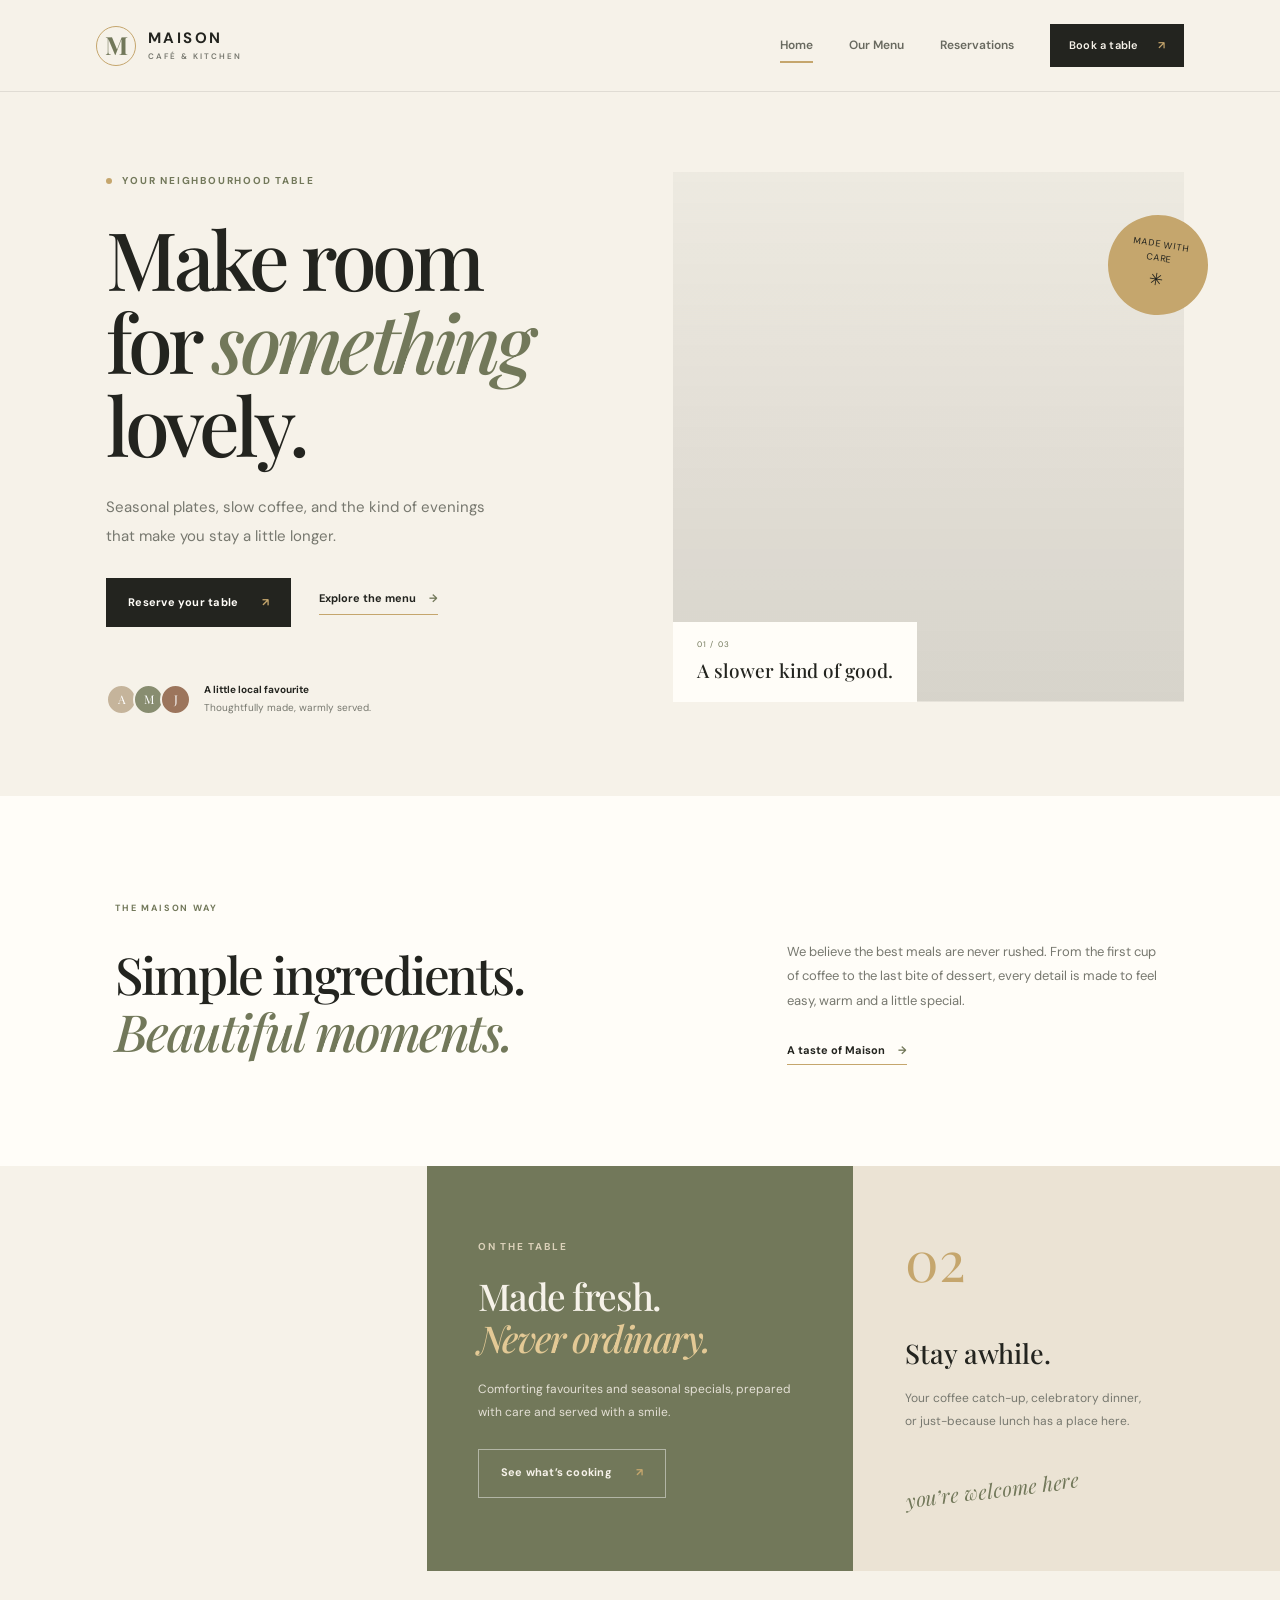
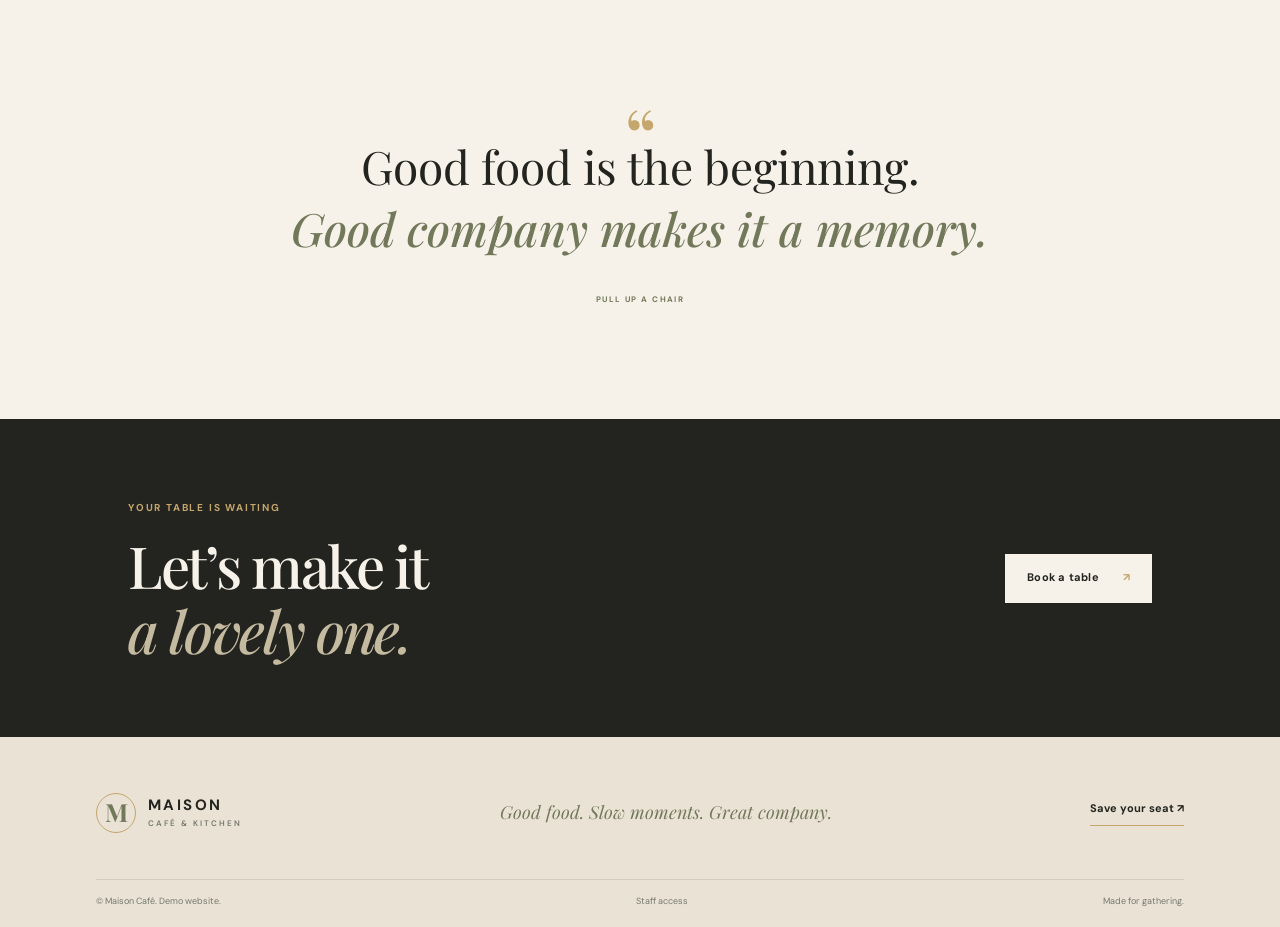
<file: index.html>
<!doctype html>
<html lang="en">
<head>
  <meta charset="utf-8">
  <meta name="viewport" content="width=device-width, initial-scale=1">
  <meta name="description" content="Maison Café — a relaxed neighbourhood café for thoughtfully made food, coffee and memorable gatherings.">
  <title>Home · Maison Café</title>
  <link rel="preconnect" href="https://fonts.googleapis.com">
  <link rel="preconnect" href="https://fonts.gstatic.com" crossorigin>
  <link href="https://fonts.googleapis.com/css2?family=DM+Sans:wght@400;500;600;700&family=Playfair+Display:wght@500;600;700&display=swap" rel="stylesheet">
  <link rel="stylesheet" href="/static/css/style.css">
  <script defer src="/static/js/main.js"></script>
</head>
<body class="">
  
  <header class="site-header">
    <a class="brand" href="/" aria-label="Maison Café home"><span class="brand-mark">M</span><span>MAISON <small>CAFÉ & KITCHEN</small></span></a>
    <button class="menu-toggle" type="button" aria-label="Toggle navigation" aria-expanded="false">☰</button>
    <nav class="main-nav" aria-label="Main navigation">
      <a class="active" href="/">Home</a>
      <a class="" href="/menu.html">Our Menu</a>
      <a class="" href="/reserve.html">Reservations</a>
      <a class="nav-cta" href="/reserve.html">Book a table <span>↗</span></a>
    </nav>
  </header>
  

  
    
  

  <main>
<section class="hero">
  <div class="hero-copy"><span class="eyebrow"><i></i> YOUR NEIGHBOURHOOD TABLE</span><h1>Make room<br>for <em>something</em><br>lovely.</h1><p>Seasonal plates, slow coffee, and the kind of evenings that make you stay a little longer.</p><div class="hero-actions"><a class="button button-dark" href="/reserve.html">Reserve your table <span>↗</span></a><a class="text-link" href="/menu.html">Explore the menu <span>→</span></a></div><div class="hero-note"><div class="avatars"><span>A</span><span>M</span><span>J</span></div><div><strong>A little local favourite</strong><small>Thoughtfully made, warmly served.</small></div></div></div>
  <div class="hero-art" role="img" aria-label="Warm café table with coffee and fresh food"><div class="hero-photo photo-one"></div><div class="photo-label"><span>01 / 03</span><strong>A slower kind of good.</strong></div><div class="round-stamp">MADE WITH<br>CARE <span>✳</span></div></div>
</section>
<section class="intro section-pad"><div class="section-kicker">THE MAISON WAY</div><div class="intro-grid"><h2>Simple ingredients.<br><em>Beautiful moments.</em></h2><div><p>We believe the best meals are never rushed. From the first cup of coffee to the last bite of dessert, every detail is made to feel easy, warm and a little special.</p><a class="text-link" href="/menu.html">A taste of Maison <span>→</span></a></div></div></section>
<section class="feature-strip"><div class="feature-card feature-photo"></div><div class="feature-card feature-copy"><span class="eyebrow">ON THE TABLE</span><h2>Made fresh.<br><em>Never ordinary.</em></h2><p>Comforting favourites and seasonal specials, prepared with care and served with a smile.</p><a class="button button-outline" href="/menu.html">See what’s cooking <span>↗</span></a></div><div class="feature-card feature-detail"><span class="feature-number">02</span><div><h3>Stay awhile.</h3><p>Your coffee catch-up, celebratory dinner, or just-because lunch has a place here.</p></div><span class="handwritten">you’re welcome here</span></div></section>
<section class="quote-section"><span class="quote-mark">“</span><p>Good food is the beginning.<br><em>Good company makes it a memory.</em></p><span class="eyebrow">PULL UP A CHAIR</span></section>
<section class="reserve-banner"><div><span class="eyebrow">YOUR TABLE IS WAITING</span><h2>Let’s make it<br><em>a lovely one.</em></h2></div><a class="button button-light" href="/reserve.html">Book a table <span>↗</span></a></section>
</main>

  
  <footer class="site-footer">
    <div class="footer-top"><a class="brand brand-footer" href="/"><span class="brand-mark">M</span><span>MAISON <small>CAFÉ & KITCHEN</small></span></a><p>Good food. Slow moments. Great company.</p><a class="footer-book" href="/reserve.html">Save your seat ↗</a></div>
    <div class="footer-bottom"><span>©  Maison Café. Demo website.</span><a href="#staff-login">Staff access</a><span>Made for gathering.</span></div>
  </footer>
  
</body>
</html>
</file>
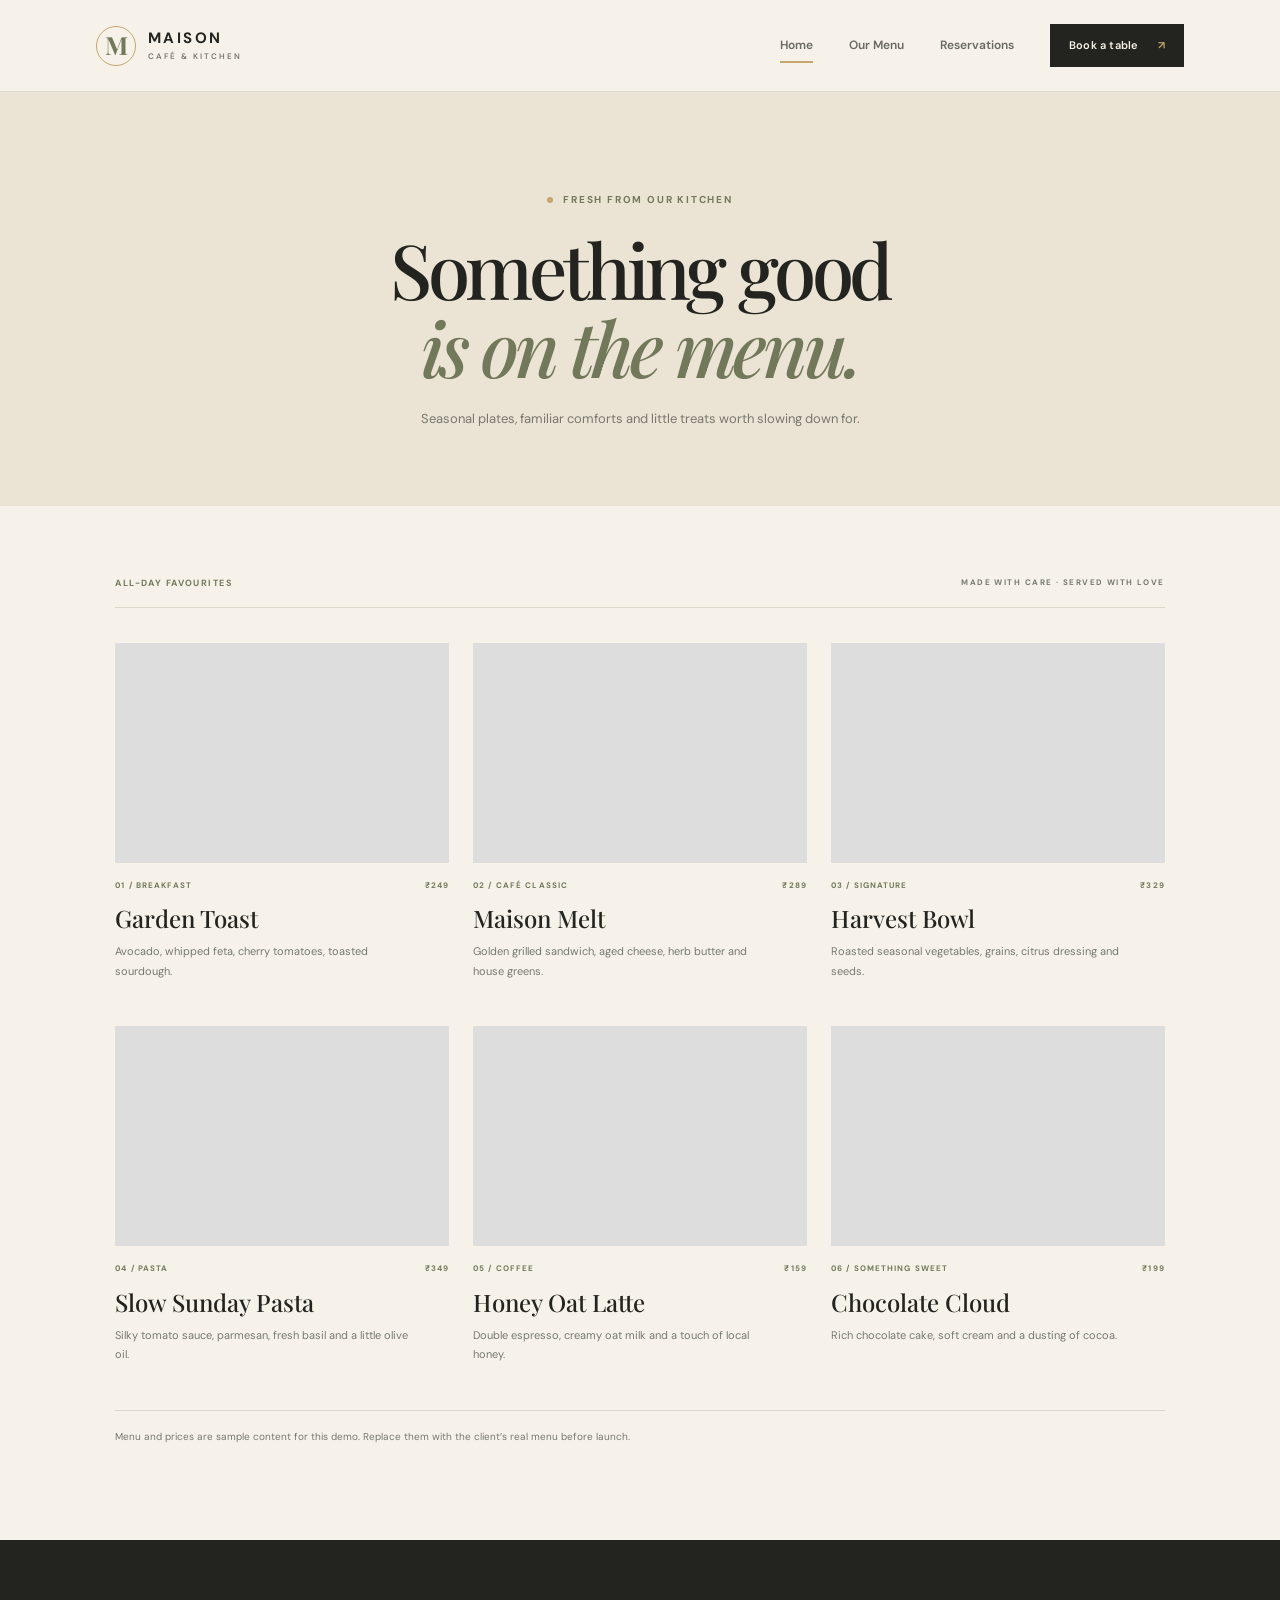
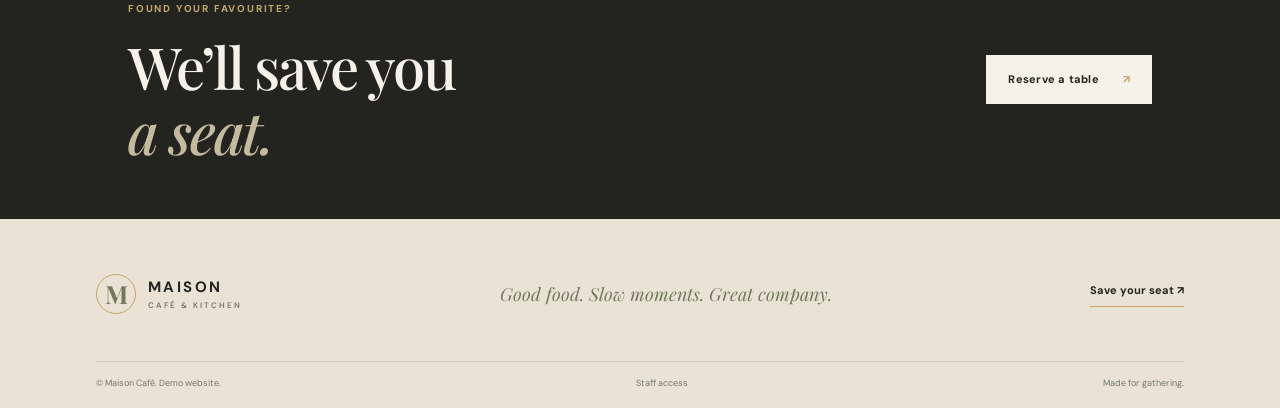
<file: menu.html>
<!doctype html>
<html lang="en">
<head>
  <meta charset="utf-8">
  <meta name="viewport" content="width=device-width, initial-scale=1">
  <meta name="description" content="Maison Café — a relaxed neighbourhood café for thoughtfully made food, coffee and memorable gatherings.">
  <title>Our Menu · Maison Café</title>
  <link rel="preconnect" href="https://fonts.googleapis.com">
  <link rel="preconnect" href="https://fonts.gstatic.com" crossorigin>
  <link href="https://fonts.googleapis.com/css2?family=DM+Sans:wght@400;500;600;700&family=Playfair+Display:wght@500;600;700&display=swap" rel="stylesheet">
  <link rel="stylesheet" href="/static/css/style.css">
  <script defer src="/static/js/main.js"></script>
</head>
<body class="">
  
  <header class="site-header">
    <a class="brand" href="/" aria-label="Maison Café home"><span class="brand-mark">M</span><span>MAISON <small>CAFÉ & KITCHEN</small></span></a>
    <button class="menu-toggle" type="button" aria-label="Toggle navigation" aria-expanded="false">☰</button>
    <nav class="main-nav" aria-label="Main navigation">
      <a class="active" href="/">Home</a>
      <a class="" href="/menu.html">Our Menu</a>
      <a class="" href="/reserve.html">Reservations</a>
      <a class="nav-cta" href="/reserve.html">Book a table <span>↗</span></a>
    </nav>
  </header>
  

  
    
  

  <main>
<section class="page-hero menu-hero"><span class="eyebrow"><i></i> FRESH FROM OUR KITCHEN</span><h1>Something good<br><em>is on the menu.</em></h1><p>Seasonal plates, familiar comforts and little treats worth slowing down for.</p></section>
<section class="menu-main section-pad"><div class="menu-tabs"><span>ALL-DAY FAVOURITES</span><span>MADE WITH CARE · SERVED WITH LOVE</span></div><div class="menu-grid">
  <article class="menu-item"><div class="dish-img dish-1"></div><div class="dish-meta"><span>01 / BREAKFAST</span><span>₹249</span></div><h3>Garden Toast</h3><p>Avocado, whipped feta, cherry tomatoes, toasted sourdough.</p></article>
  <article class="menu-item"><div class="dish-img dish-2"></div><div class="dish-meta"><span>02 / CAFÉ CLASSIC</span><span>₹289</span></div><h3>Maison Melt</h3><p>Golden grilled sandwich, aged cheese, herb butter and house greens.</p></article>
  <article class="menu-item"><div class="dish-img dish-3"></div><div class="dish-meta"><span>03 / SIGNATURE</span><span>₹329</span></div><h3>Harvest Bowl</h3><p>Roasted seasonal vegetables, grains, citrus dressing and seeds.</p></article>
  <article class="menu-item"><div class="dish-img dish-4"></div><div class="dish-meta"><span>04 / PASTA</span><span>₹349</span></div><h3>Slow Sunday Pasta</h3><p>Silky tomato sauce, parmesan, fresh basil and a little olive oil.</p></article>
  <article class="menu-item"><div class="dish-img dish-5"></div><div class="dish-meta"><span>05 / COFFEE</span><span>₹159</span></div><h3>Honey Oat Latte</h3><p>Double espresso, creamy oat milk and a touch of local honey.</p></article>
  <article class="menu-item"><div class="dish-img dish-6"></div><div class="dish-meta"><span>06 / SOMETHING SWEET</span><span>₹199</span></div><h3>Chocolate Cloud</h3><p>Rich chocolate cake, soft cream and a dusting of cocoa.</p></article>
</div><p class="menu-note">Menu and prices are sample content for this demo. Replace them with the client’s real menu before launch.</p></section>
<section class="reserve-banner compact-banner"><div><span class="eyebrow">FOUND YOUR FAVOURITE?</span><h2>We’ll save you<br><em>a seat.</em></h2></div><a class="button button-light" href="/reserve.html">Reserve a table <span>↗</span></a></section>
</main>

  
  <footer class="site-footer">
    <div class="footer-top"><a class="brand brand-footer" href="/"><span class="brand-mark">M</span><span>MAISON <small>CAFÉ & KITCHEN</small></span></a><p>Good food. Slow moments. Great company.</p><a class="footer-book" href="/reserve.html">Save your seat ↗</a></div>
    <div class="footer-bottom"><span>©  Maison Café. Demo website.</span><a href="#staff-login">Staff access</a><span>Made for gathering.</span></div>
  </footer>
  
</body>
</html>
</file>
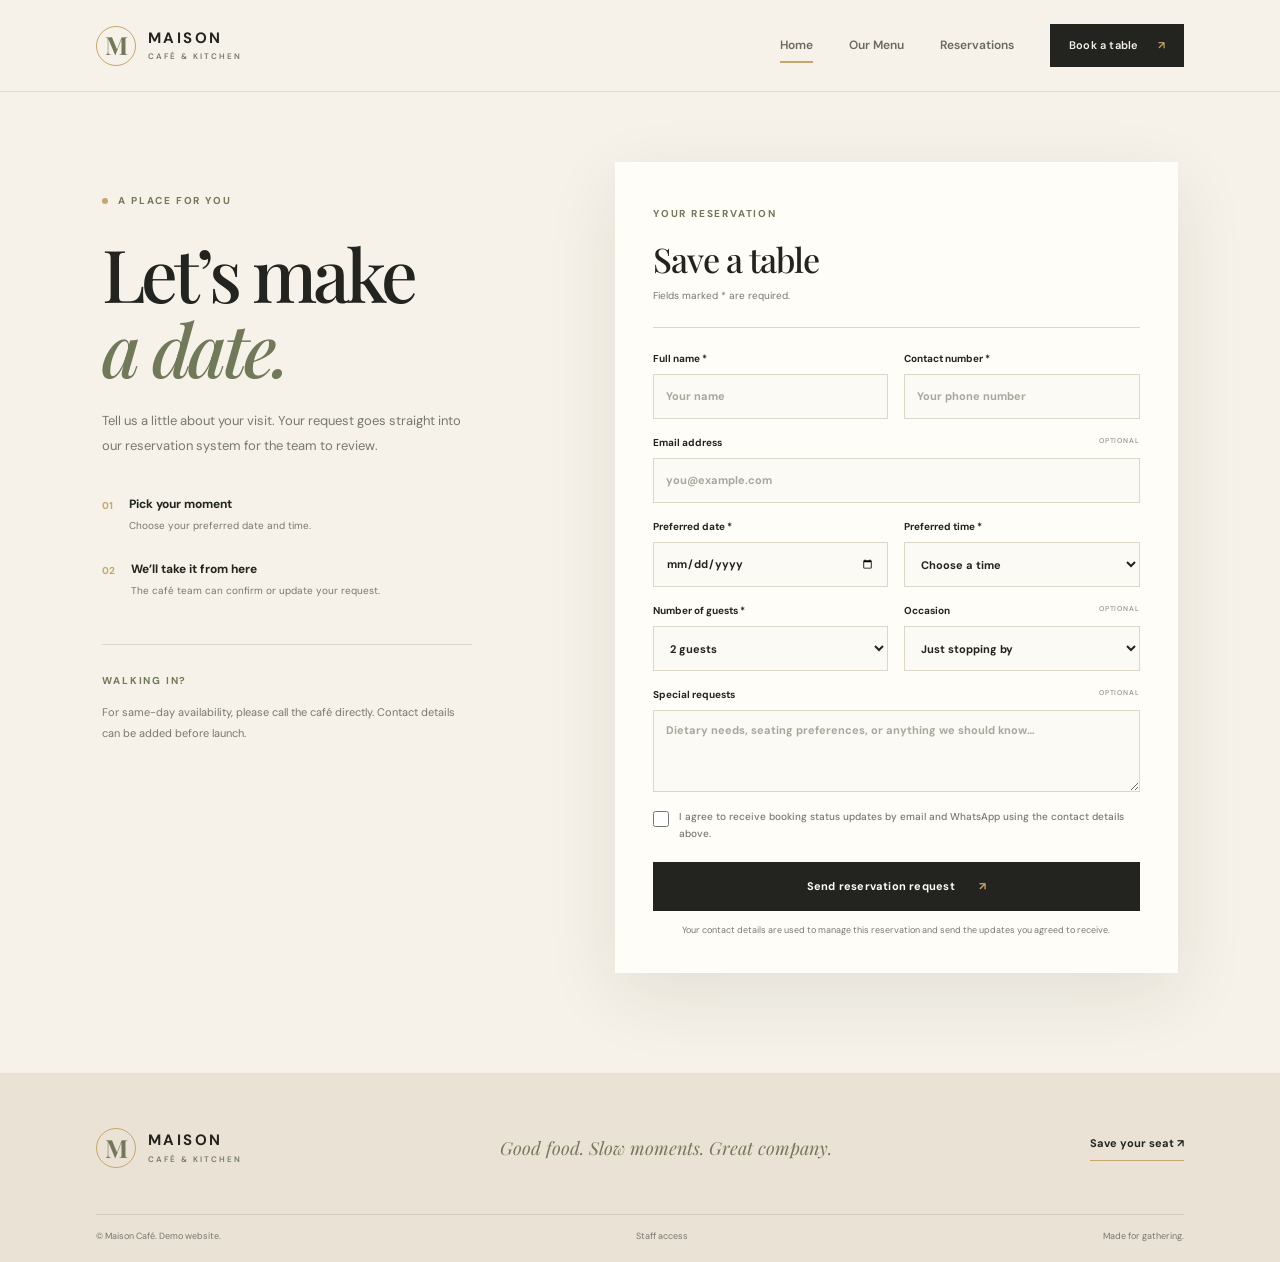
<file: reserve.html>
<!doctype html>
<html lang="en">
<head>
  <meta charset="utf-8">
  <meta name="viewport" content="width=device-width, initial-scale=1">
  <meta name="description" content="Maison Café — a relaxed neighbourhood café for thoughtfully made food, coffee and memorable gatherings.">
  <title>Reservations · Maison Café</title>
  <link rel="preconnect" href="https://fonts.googleapis.com">
  <link rel="preconnect" href="https://fonts.gstatic.com" crossorigin>
  <link href="https://fonts.googleapis.com/css2?family=DM+Sans:wght@400;500;600;700&family=Playfair+Display:wght@500;600;700&display=swap" rel="stylesheet">
  <link rel="stylesheet" href="/static/css/style.css">
  <script defer src="/static/js/main.js"></script>
</head>
<body class="">
  
  <header class="site-header">
    <a class="brand" href="/" aria-label="Maison Café home"><span class="brand-mark">M</span><span>MAISON <small>CAFÉ & KITCHEN</small></span></a>
    <button class="menu-toggle" type="button" aria-label="Toggle navigation" aria-expanded="false">☰</button>
    <nav class="main-nav" aria-label="Main navigation">
      <a class="active" href="/">Home</a>
      <a class="" href="/menu.html">Our Menu</a>
      <a class="" href="/reserve.html">Reservations</a>
      <a class="nav-cta" href="/reserve.html">Book a table <span>↗</span></a>
    </nav>
  </header>
  

  
    
  

  <main>
<section class="booking-layout"><div class="booking-copy"><span class="eyebrow"><i></i> A PLACE FOR YOU</span><h1>Let’s make<br><em>a date.</em></h1><p>Tell us a little about your visit. Your request goes straight into our reservation system for the team to review.</p><div class="booking-perk"><span>01</span><div><strong>Pick your moment</strong><small>Choose your preferred date and time.</small></div></div><div class="booking-perk"><span>02</span><div><strong>We’ll take it from here</strong><small>The café team can confirm or update your request.</small></div></div><div class="booking-contact"><span class="eyebrow">WALKING IN?</span><p>For same-day availability, please call the café directly. Contact details can be added before launch.</p></div></div>
  <form class="booking-form" method="post" action="/reserve.html">
    
    <div class="form-head"><span class="eyebrow">YOUR RESERVATION</span><h2>Save a table</h2><p>Fields marked * are required.</p></div>
    <div class="form-row"><label>Full name *<input required name="customer_name" maxlength="100" autocomplete="name" placeholder="Your name" value=""></label><label>Contact number *<input required name="phone" maxlength="30" autocomplete="tel" placeholder="Your phone number" value=""></label></div>
    <label>Email address <span class="optional">OPTIONAL</span><input type="email" name="email" maxlength="120" autocomplete="email" placeholder="you@example.com" value=""></label>
    <div class="form-row"><label>Preferred date *<input type="date" name="reservation_date" min="2026-10-27" required value=""></label><label>Preferred time *<select name="reservation_time" required><option value="">Choose a time</option><option value="08:00" >8:00 AM</option><option value="09:00" >9:00 AM</option><option value="10:00" >10:00 AM</option><option value="11:00" >11:00 AM</option><option value="12:00" >12:00 PM</option><option value="13:00" >1:00 PM</option><option value="14:00" >2:00 PM</option><option value="15:00" >3:00 PM</option><option value="16:00" >4:00 PM</option><option value="17:00" >5:00 PM</option><option value="18:00" >6:00 PM</option><option value="19:00" >7:00 PM</option><option value="20:00" >8:00 PM</option><option value="20:30" >8:30 PM</option><option value="21:00" >9:00 PM</option><option value="21:30" >9:30 PM</option></select></label></div>
    <div class="form-row"><label>Number of guests *<select name="guests" required><option value="1" >1 guest</option><option value="2" selected>2 guests</option><option value="3" >3 guests</option><option value="4" >4 guests</option><option value="5" >5 guests</option><option value="6" >6 guests</option><option value="7" >7 guests</option><option value="8" >8 guests</option><option value="9" >9 guests</option><option value="10" >10 guests</option><option value="11" >11 guests</option><option value="12" >12 guests</option><option value="13" >13 guests</option><option value="14" >14 guests</option><option value="15" >15 guests</option><option value="16" >16 guests</option><option value="17" >17 guests</option><option value="18" >18 guests</option><option value="19" >19 guests</option><option value="20" >20 guests</option></select></label><label>Occasion <span class="optional">OPTIONAL</span><select name="occasion"><option value="">Just stopping by</option><option >Birthday</option><option >Date night</option><option >Family gathering</option><option >Business meeting</option><option >Anniversary</option><option >Other celebration</option></select></label></div>
    <label>Special requests <span class="optional">OPTIONAL</span><textarea name="notes" rows="3" maxlength="1000" placeholder="Dietary needs, seating preferences, or anything we should know…"></textarea></label>
    <label class="consent-check"><input type="checkbox" name="notification_consent" value="yes" required ><span>I agree to receive booking status updates by email and WhatsApp using the contact details above.</span></label>
    <button class="button button-dark submit-button" type="submit">Send reservation request <span>↗</span></button><p class="privacy-note">Your contact details are used to manage this reservation and send the updates you agreed to receive.</p>
  <p id="booking-demo-message" role="status" hidden>Thanks! This is a demo reservation form. Connect a booking service before accepting real reservations.</p></form>
</section>
</main>

  
  <footer class="site-footer">
    <div class="footer-top"><a class="brand brand-footer" href="/"><span class="brand-mark">M</span><span>MAISON <small>CAFÉ & KITCHEN</small></span></a><p>Good food. Slow moments. Great company.</p><a class="footer-book" href="/reserve.html">Save your seat ↗</a></div>
    <div class="footer-bottom"><span>©  Maison Café. Demo website.</span><a href="#staff-login">Staff access</a><span>Made for gathering.</span></div>
  </footer>
  
</body>
</html>
</file>
<file: static/css/style.css>
:root{--ink:#23241f;--muted:#77786f;--paper:#f6f2e9;--cream:#ebe3d4;--olive:#72785a;--gold:#c5a66d;--line:#ddd7ca;--white:#fffdf8;--green:#55735e;--red:#a34d48;--shadow:0 22px 70px rgba(40,34,24,.09)}
*{box-sizing:border-box}html{scroll-behavior:smooth}body{margin:0;background:var(--paper);color:var(--ink);font-family:'DM Sans',sans-serif;font-size:15px;line-height:1.6}a{color:inherit;text-decoration:none}button,input,select,textarea{font:inherit}button,a,select{-webkit-tap-highlight-color:transparent}a:focus-visible,button:focus-visible,input:focus-visible,select:focus-visible,textarea:focus-visible{outline:2px solid var(--olive);outline-offset:3px}.site-header{height:92px;padding:0 7.5%;display:flex;align-items:center;justify-content:space-between;border-bottom:1px solid rgba(35,36,31,.1);position:relative;z-index:5;background:var(--paper)}.brand{display:flex;align-items:center;gap:12px;font-size:15px;font-weight:700;letter-spacing:.16em;line-height:1.15}.brand-mark{width:40px;height:40px;display:grid;place-items:center;border:1px solid var(--gold);border-radius:50%;font-family:'Playfair Display',serif;font-size:25px;letter-spacing:0;color:var(--olive)}.brand small{display:block;font-size:8px;font-weight:600;letter-spacing:.25em;margin-top:5px;color:var(--muted)}.main-nav{display:flex;align-items:center;gap:36px;font-size:12px;font-weight:600;color:#68695f}.main-nav>a:not(.nav-cta){padding:10px 0;position:relative}.main-nav>a.active:after,.main-nav>a:not(.nav-cta):hover:after{content:'';height:2px;background:var(--gold);position:absolute;bottom:2px;left:0;right:0}.nav-cta{padding:13px 19px;background:var(--ink);color:var(--paper);font-size:11px;letter-spacing:.02em}.nav-cta span,.button span{margin-left:16px;color:var(--gold)}.menu-toggle{display:none;border:0;background:transparent;font-size:24px;color:var(--ink)}.hero{display:grid;grid-template-columns:1fr 1fr;min-height:680px;padding:65px 7.5% 80px;gap:6%;align-items:center}.hero-copy{padding:10px 0 0 2%}.eyebrow{font-size:10px;letter-spacing:.18em;font-weight:700;color:var(--olive);display:inline-flex;align-items:center;gap:10px}.eyebrow i{height:6px;width:6px;border-radius:50%;background:var(--gold);display:inline-block}.hero h1,.page-hero h1,.booking-copy h1,.login-visual h1,.success-wrap h1{font-family:'Playfair Display',serif;font-size:clamp(53px,6.3vw,88px);line-height:1.03;letter-spacing:-.055em;font-weight:500;margin:25px 0}.hero h1 em,.intro h2 em,.feature-copy h2 em,.quote-section em,.reserve-banner h2 em,.page-hero h1 em,.booking-copy h1 em,.login-visual h1 em,.success-wrap h1 em{font-weight:500;color:var(--olive)}.hero-copy>p{font-size:15px;color:var(--muted);max-width:390px;line-height:1.9;margin:28px 0}.hero-actions{display:flex;align-items:center;gap:28px;flex-wrap:wrap}.button{border:0;min-height:49px;padding:0 22px;display:inline-flex;align-items:center;justify-content:center;gap:8px;font-size:11px;font-weight:700;letter-spacing:.02em;cursor:pointer;transition:transform .2s,background .2s}.button:hover{transform:translateY(-2px)}.button-dark{background:var(--ink);color:#fffdf8}.button-dark:hover{background:#414239}.button-light{background:var(--paper);color:var(--ink)}.button-outline{background:transparent;border:1px solid rgba(255,255,255,.45);color:var(--paper)}.button-outline span{color:var(--gold)}.text-link{font-size:11px;font-weight:700;color:var(--ink);border-bottom:1px solid var(--gold);padding-bottom:7px}.text-link span{padding-left:10px;color:var(--olive)}.hero-note{display:flex;align-items:center;gap:13px;margin-top:55px}.avatars{display:flex;padding-left:4px}.avatars span{margin-left:-4px;border:2px solid var(--paper);height:31px;width:31px;border-radius:50%;display:grid;place-items:center;background:#c5b49b;color:#fff;font-family:'Playfair Display',serif;font-size:12px}.avatars span:nth-child(2){background:#888d70}.avatars span:nth-child(3){background:#9c755c}.hero-note strong,.hero-note small{display:block}.hero-note strong{font-size:10px}.hero-note small{font-size:10px;color:var(--muted);margin-top:2px}.hero-art{position:relative;height:530px;min-width:0}.hero-photo{height:100%;width:100%;background-size:cover;background-position:center;position:relative}.photo-one{background-image:linear-gradient(180deg,rgba(26,25,18,.04),rgba(26,25,18,.14)),url('https://images.unsplash.com/photo-1445116572660-236099ec97a0?auto=format&fit=crop&w=1300&q=85');clip-path:polygon(0 0,100% 0,100% 100%,11% 100%,0 89%)}.photo-label{position:absolute;bottom:0;left:0;background:var(--white);padding:16px 24px;min-width:220px;display:flex;flex-direction:column;gap:4px}.photo-label span{font-size:8px;letter-spacing:.15em;color:var(--olive)}.photo-label strong{font-family:'Playfair Display',serif;font-weight:500;font-size:19px}.round-stamp{position:absolute;right:-24px;top:43px;width:100px;height:100px;background:var(--gold);border-radius:50%;display:flex;flex-direction:column;align-items:center;justify-content:center;text-align:center;line-height:1.55;font-size:9px;letter-spacing:.1em;transform:rotate(9deg)}.round-stamp span{font-size:17px}.section-pad{padding:105px 9%}.intro{background:var(--white)}.section-kicker{font-size:9px;letter-spacing:.2em;color:var(--olive);font-weight:700}.intro-grid{display:grid;grid-template-columns:1.2fr .8fr;gap:10%;align-items:end;margin-top:24px}.intro h2,.feature-copy h2,.reserve-banner h2{font-family:'Playfair Display',serif;font-size:clamp(36px,4vw,54px);line-height:1.12;letter-spacing:-.04em;font-weight:500;margin:0}.intro-grid p{color:var(--muted);line-height:1.9;margin:0 0 23px;font-size:13px}.feature-strip{display:grid;grid-template-columns:1fr 1fr 1fr;min-height:400px}.feature-card{padding:65px 12%;display:flex;flex-direction:column;justify-content:center}.feature-photo{background:url('https://images.unsplash.com/photo-1495474472287-4d71bcdd2085?auto=format&fit=crop&w=1000&q=85') center/cover;min-height:360px}.feature-copy{background:var(--olive);color:var(--paper)}.feature-copy .eyebrow{color:#dbd1b9}.feature-copy h2{font-size:37px;margin:20px 0}.feature-copy h2 em{color:#e3c995}.feature-copy p{font-size:12px;color:#e4e0d5;line-height:1.9;margin:0 0 25px}.feature-copy .button{align-self:flex-start}.feature-detail{position:relative;background:var(--cream);align-items:flex-start}.feature-number{font-family:'Playfair Display',serif;color:var(--gold);font-size:56px;line-height:1}.feature-detail h3{font-family:'Playfair Display',serif;font-size:27px;font-weight:500;margin:45px 0 7px}.feature-detail p{color:var(--muted);font-size:12px;line-height:1.9;max-width:240px}.handwritten{font-family:'Playfair Display',serif;font-style:italic;font-size:20px;color:var(--olive);margin-top:30px;transform:rotate(-7deg)}.quote-section{text-align:center;padding:100px 20px 110px}.quote-mark{font-family:'Playfair Display',serif;font-size:80px;color:var(--gold);display:block;height:47px}.quote-section p{font-family:'Playfair Display',serif;font-size:clamp(28px,4vw,46px);line-height:1.35;margin:17px 0 25px}.quote-section .eyebrow{font-size:8px}.reserve-banner{padding:75px 10%;background:var(--ink);color:var(--paper);display:flex;align-items:center;justify-content:space-between;gap:30px}.reserve-banner .eyebrow{color:var(--gold)}.reserve-banner h2{font-size:clamp(38px,4.6vw,58px);margin-top:15px}.reserve-banner h2 em{color:#c4ba9f}.compact-banner{padding-top:55px;padding-bottom:55px}.site-footer{background:#e9e2d5;padding:43px 7.5% 18px}.footer-top{display:flex;align-items:center;justify-content:space-between;gap:20px;padding-bottom:34px}.footer-top p{font-family:'Playfair Display',serif;font-style:italic;font-size:18px;color:var(--olive)}.footer-book{font-size:11px;font-weight:700;border-bottom:1px solid var(--gold);padding-bottom:7px}.footer-bottom{border-top:1px solid #d4ccbe;padding-top:14px;display:flex;justify-content:space-between;font-size:9px;color:var(--muted);gap:20px}.brand-footer .brand-mark{color:var(--olive)}.page-hero{text-align:center;padding:94px 20px 75px;background:var(--cream)}.page-hero h1{font-size:clamp(48px,6vw,76px);margin:20px 0}.page-hero p{font-size:13px;max-width:480px;margin:0 auto;color:var(--muted);line-height:1.9}.menu-hero{background:var(--cream)}.menu-main{padding-top:70px;padding-bottom:85px}.menu-tabs{display:flex;justify-content:space-between;gap:20px;border-bottom:1px solid var(--line);padding-bottom:16px;margin-bottom:35px;font-size:9px;font-weight:700;letter-spacing:.16em;color:var(--olive)}.menu-tabs span+span{color:var(--muted);font-size:8px}.menu-grid{display:grid;grid-template-columns:repeat(3,1fr);gap:45px 24px}.menu-item{min-width:0}.dish-img{height:220px;background-size:cover;background-position:center;background-color:#ddd}.dish-1{background-image:url('https://images.unsplash.com/photo-1525351484163-7529414344d8?auto=format&fit=crop&w=750&q=80')}.dish-2{background-image:url('https://images.unsplash.com/photo-1528735602780-2552fd46c7af?auto=format&fit=crop&w=750&q=80')}.dish-3{background-image:url('https://images.unsplash.com/photo-1512621776951-a57141f2eefd?auto=format&fit=crop&w=750&q=80')}.dish-4{background-image:url('https://images.unsplash.com/photo-1473093295043-cdd812d0e601?auto=format&fit=crop&w=750&q=80')}.dish-5{background-image:url('https://images.unsplash.com/photo-1461023058943-07fcbe16d735?auto=format&fit=crop&w=750&q=80')}.dish-6{background-image:url('https://images.unsplash.com/photo-1578985545062-69928b1d9587?auto=format&fit=crop&w=750&q=80')}.dish-meta{display:flex;justify-content:space-between;margin-top:16px;color:var(--olive);font-size:8px;letter-spacing:.14em;font-weight:700}.menu-item h3{font-family:'Playfair Display',serif;font-weight:500;font-size:24px;margin:8px 0 4px}.menu-item p{color:var(--muted);font-size:11px;line-height:1.8;margin:0;max-width:300px}.menu-note{font-size:10px;color:var(--muted);margin-top:45px;padding-top:18px;border-top:1px solid var(--line)}.booking-layout{padding:70px 8% 100px;display:grid;grid-template-columns:.85fr 1.15fr;gap:9%;align-items:start}.booking-copy{padding-top:25px}.booking-copy h1{font-size:clamp(52px,5.7vw,76px);margin:24px 0}.booking-copy>p{max-width:365px;color:var(--muted);line-height:1.9;font-size:13px;margin:0 0 36px}.booking-perk{display:flex;gap:16px;align-items:flex-start;margin:26px 0}.booking-perk>span{font-size:10px;color:var(--gold);font-weight:700;padding-top:3px}.booking-perk strong,.booking-perk small{display:block}.booking-perk strong{font-size:12px}.booking-perk small{font-size:10px;color:var(--muted);margin-top:4px}.booking-contact{border-top:1px solid var(--line);padding-top:22px;margin-top:45px;max-width:370px}.booking-contact p{font-size:11px;color:var(--muted);line-height:1.9}.booking-form{padding:38px 38px 34px;background:var(--white);box-shadow:var(--shadow)}.form-head{border-bottom:1px solid var(--line);padding-bottom:23px;margin-bottom:23px}.form-head h2,.login-box h2{font-family:'Playfair Display',serif;font-size:34px;font-weight:500;margin:8px 0 2px;letter-spacing:-.03em}.form-head p,.login-box>p{margin:0;font-size:10px;color:var(--muted)}.booking-form label,.login-box label,.staff-management label{display:block;font-size:10px;font-weight:700;color:var(--ink);margin-bottom:16px}.booking-form input,.booking-form select,.booking-form textarea,.login-box input,.staff-management input{display:block;width:100%;margin-top:7px;border:1px solid #ddd7ca;background:#fbfaf5;min-height:45px;padding:11px 12px;border-radius:0;font-size:11px;color:var(--ink);outline-offset:2px}.booking-form textarea{resize:vertical;min-height:82px}.booking-form input::placeholder,.booking-form textarea::placeholder,.login-box input::placeholder,.staff-management input::placeholder{color:#aaa69b}.form-row{display:grid;grid-template-columns:1fr 1fr;gap:16px}.optional{float:right;font-size:7px;letter-spacing:.12em;font-weight:500;color:#929085}.submit-button{width:100%;margin-top:2px}.privacy-note{font-size:9px;color:var(--muted);line-height:1.7;text-align:center;margin:12px 0 0}.success-wrap{max-width:670px;margin:90px auto 110px;text-align:center;padding:0 22px}.success-symbol{margin:0 auto 23px;width:48px;height:48px;border-radius:50%;display:grid;place-items:center;background:#dfe7d9;color:var(--green);font-size:22px}.success-wrap h1{font-size:clamp(48px,6vw,68px);margin:18px 0}.success-wrap>p{color:var(--muted);max-width:460px;margin:0 auto 29px;font-size:13px;line-height:1.9}.success-summary{text-align:left;background:var(--white);padding:25px;margin:30px auto;max-width:570px;border:1px solid var(--line)}.success-summary>span{font-size:8px;letter-spacing:.15em;color:var(--olive);font-weight:700}.success-summary h3{font-family:'Playfair Display',serif;font-size:23px;font-weight:500;margin:6px 0 20px}.summary-grid{display:grid;grid-template-columns:repeat(4,1fr);gap:15px}.summary-grid small,.summary-grid strong{display:block}.summary-grid small{font-size:8px;letter-spacing:.12em;color:var(--muted)}.summary-grid strong{font-size:11px;margin-top:5px}.status-pill{display:inline-flex;align-items:center;border-radius:2px;padding:5px 8px;font-size:9px;font-weight:700;white-space:nowrap}.status-pending{background:#f5ead2;color:#8a6427}.reference-note{font-size:9px;color:var(--muted);margin:21px 0 0}.flash-wrap{position:fixed;z-index:20;top:15px;left:50%;transform:translateX(-50%);width:min(92%,580px);display:grid;gap:7px}.flash{padding:12px 16px;background:var(--white);box-shadow:0 10px 35px #00000012;border-left:3px solid var(--olive);font-size:12px;transition:opacity .3s}.flash-error{border-color:var(--red)}.flash-success{border-color:var(--green)}.flash-fade{opacity:0}.login-layout{display:grid;grid-template-columns:1fr 1fr;min-height:calc(100vh - 0px);background:var(--white)}.login-visual{position:relative;min-height:650px;background:var(--ink);color:var(--paper);display:flex;align-items:center;overflow:hidden;padding:12%}.login-visual:before{content:'';position:absolute;inset:0;background:linear-gradient(135deg,rgba(35,36,31,.88),rgba(35,36,31,.66)),url('https://images.unsplash.com/photo-1445116572660-236099ec97a0?auto=format&fit=crop&w=1200&q=80') center/cover;opacity:.82}.login-visual-copy{position:relative;z-index:1}.login-visual .eyebrow{color:var(--gold)}.login-visual h1{font-size:clamp(48px,5vw,72px);margin:22px 0}.login-visual h1 em{color:#d5be91}.login-visual-copy p{font-size:12px;max-width:300px;color:#d3d0c4;line-height:1.9}.login-decoration{position:absolute;right:-42px;bottom:-95px;font-family:'Playfair Display',serif;font-size:330px;color:#ffffff08;line-height:1}.login-panel{padding:35px 12%;display:flex;flex-direction:column}.back-link{align-self:flex-start;font-size:10px;color:var(--muted)}.login-box{margin:auto 0;max-width:400px;width:100%}.login-box>.eyebrow{margin-bottom:12px}.login-box>p{margin-bottom:28px}.login-box label{margin-bottom:18px}.login-hint{border-top:1px solid var(--line);margin-top:35px;padding-top:18px}.login-hint span{font-size:8px;letter-spacing:.14em;color:var(--olive);font-weight:700}.login-hint p{font-size:10px;color:var(--muted);margin:5px 0 0}.dashboard-shell{min-height:100vh;background:#f5f5f2;display:grid;grid-template-columns:235px minmax(0,1fr)}.dashboard-sidebar{background:var(--ink);color:var(--paper);padding:27px 20px 16px;display:flex;flex-direction:column;min-height:100vh}.dashboard-brand{font-size:12px;letter-spacing:.13em;gap:9px;margin-bottom:55px}.dashboard-brand .brand-mark{width:35px;height:35px;color:var(--gold);font-size:22px}.dashboard-brand small{font-size:7px;color:#aaa99d;letter-spacing:.18em}.sidebar-label{color:#999b8d;font-size:8px;letter-spacing:.16em;font-weight:700;margin:0 0 15px 12px}.sidebar-link{display:flex;gap:13px;align-items:center;padding:12px;border-radius:3px;color:#c6c5b9;font-size:11px;margin-bottom:5px}.sidebar-link span{font-size:15px}.sidebar-link.active,.sidebar-link:hover{background:#3a3b32;color:#f3d6a1}.sidebar-bottom{margin-top:auto;border-top:1px solid #4b4c42;padding-top:19px;display:flex;align-items:center;gap:10px}.user-avatar{width:32px;height:32px;display:grid;place-items:center;background:#d4c39c;color:var(--ink);border-radius:50%;font-family:'Playfair Display',serif}.user-copy{min-width:0;flex:1}.user-copy strong,.user-copy small{display:block;overflow:hidden;text-overflow:ellipsis}.user-copy strong{font-size:10px}.user-copy small{font-size:9px;color:#adae9e;margin-top:2px}.icon-button{border:0;color:#ddd5c1;background:transparent;font-size:19px;cursor:pointer}.dashboard-main{min-width:0;padding:35px 38px 20px}.dashboard-topbar{display:flex;justify-content:space-between;align-items:center;gap:25px;margin-bottom:28px}.dashboard-topbar .eyebrow{font-size:8px}.dashboard-topbar h1{font-family:'Playfair Display',serif;font-size:34px;font-weight:500;margin:4px 0}.dashboard-topbar p{font-size:11px;color:var(--muted);margin:0}.live-dot{width:7px;height:7px;border-radius:50%;background:#6e976d;display:inline-block;vertical-align:middle;margin-left:5px}.dashboard-topbar .button{min-height:42px;font-size:10px}.dashboard-topbar .button span{margin:0;font-size:17px}.stats-grid{display:grid;grid-template-columns:repeat(4,minmax(0,1fr));gap:14px;margin-bottom:24px}.stat-card{background:#fff;padding:18px 18px 15px;border:1px solid #e5e5df;position:relative;min-height:123px}.stat-card>span{font-size:8px;font-weight:700;letter-spacing:.12em;color:var(--muted)}.stat-card>strong{display:block;font-size:34px;font-weight:500;line-height:1.3;margin-top:5px}.stat-card>small{display:block;color:#8c8d83;font-size:9px;margin-top:1px}.stat-card>i{position:absolute;right:15px;top:15px;font-style:normal;color:#c4ad7e;font-size:18px}.stat-card>i.stat-warm{color:#c39651}.stat-card>i.stat-green{color:#6b9475}.table-panel{background:#fff;border:1px solid #e5e5df}.panel-heading{display:flex;justify-content:space-between;align-items:center;padding:23px 23px 18px}.panel-heading h2,.staff-management h2{font-family:'Playfair Display',serif;font-size:23px;font-weight:500;margin:0}.panel-heading p,.staff-management p{font-size:10px;color:var(--muted);margin:4px 0 0}.results-count{font-size:8px;font-weight:700;letter-spacing:.1em;color:var(--olive);background:#f0f0e9;padding:8px 10px}.filters{padding:0 23px 18px;display:flex;align-items:center;gap:10px}.search-field{display:flex;align-items:center;gap:8px;flex:1;max-width:310px;border:1px solid #e3e3dd;padding:0 10px;height:36px;color:var(--muted)}.search-field input{border:0;outline:0;width:100%;font-size:10px;background:transparent}.search-field span{font-size:19px}.filters select{height:36px;border:1px solid #e3e3dd;padding:0 10px;font-size:10px;background:white}.filter-button{min-height:36px;padding:0 13px;font-size:9px}.clear-filters{font-size:9px;color:var(--muted);padding:8px}.table-scroll{overflow:auto}.reservation-table{border-collapse:collapse;width:100%;white-space:normal}.reservation-table th{background:#f7f7f3;color:#77786f;text-align:left;font-size:8px;letter-spacing:.1em;padding:12px 12px;white-space:nowrap;border-top:1px solid #eee;border-bottom:1px solid #eee}.reservation-table th:first-child,.reservation-table td:first-child{padding-left:23px}.reservation-table td{padding:15px 12px;border-bottom:1px solid #eee;font-size:10px;vertical-align:middle;min-width:90px}.reservation-table tr:last-child td{border-bottom:0}.reservation-table td strong{font-size:10px;display:block}.guest-cell{display:flex;align-items:center;gap:9px;min-width:150px}.guest-initial{width:30px;height:30px;flex:0 0 30px;display:grid;place-items:center;border-radius:50%;background:#e8e6d8;color:var(--olive);font-family:'Playfair Display',serif;font-size:14px}.guest-cell small,.table-sub{display:block;color:#8e8e84;font-size:9px;margin-top:3px;max-width:130px;overflow:hidden;text-overflow:ellipsis}.contact-link{font-size:10px}.notes-preview{max-width:115px;white-space:nowrap}.status-form{display:flex;flex-direction:column;align-items:flex-start;gap:6px;min-width:100px}.status-form select{font-size:9px;max-width:100%;height:28px;border:1px solid #e0e0d9;background:#fff;padding:0 5px}.status-form .status-pill{font-size:8px}.status-confirmed{background:#e0eadf;color:#42674b}.status-cancelled{background:#f5e0de;color:#9b4e4a}.status-completed{background:#e4e8ef;color:#586780}.mini-update{border:0;background:transparent;color:var(--olive);font-size:9px;font-weight:700;text-decoration:underline;cursor:pointer;padding:0}.empty-state{text-align:center;padding:50px 15px}.empty-state>span{font-size:30px;color:var(--gold)}.empty-state h3{font-family:'Playfair Display',serif;font-size:23px;font-weight:500;margin:7px 0}.empty-state p{font-size:10px;color:var(--muted)}.empty-state a{font-size:10px;font-weight:700;color:var(--olive)}.table-foot{display:flex;justify-content:space-between;padding:12px 23px;border-top:1px solid #eee;font-size:9px;color:var(--muted)}.staff-management{margin-top:24px;background:#fff;border:1px solid #e5e5df;padding:23px;display:grid;grid-template-columns:.8fr 1.2fr;align-items:start;gap:28px}.staff-management .eyebrow{font-size:8px}.staff-management h2{margin:5px 0}.staff-management form{display:grid;grid-template-columns:1fr 1fr;gap:10px 14px}.staff-management label{margin:0}.staff-management input{min-height:39px;background:#fff}.staff-management .button{grid-column:1/-1;justify-self:start;min-height:39px;font-size:9px}.staff-management .button span{margin-left:9px}.dashboard-footer{display:flex;justify-content:space-between;gap:18px;padding:20px 3px 0;font-size:9px;color:var(--muted)}.dashboard-footer span{text-align:right;max-width:420px}.staff-body{background:#f5f5f2}
@media(max-width:1100px){.hero{padding-left:6%;padding-right:6%;gap:4%}.hero-art{height:470px}.feature-card{padding-left:9%;padding-right:9%}.booking-layout{padding-left:6%;padding-right:6%;gap:5%}.dashboard-main{padding:27px 20px}.dashboard-shell{grid-template-columns:205px minmax(0,1fr)}.stats-grid{gap:8px}.stat-card{padding:14px}.stat-card>span{font-size:7px}.reservation-table td{padding:12px 8px}.reservation-table th{padding:12px 8px}.reservation-table th:first-child,.reservation-table td:first-child{padding-left:15px}}
@media(max-width:800px){.site-header{height:76px;padding:0 5%}.menu-toggle{display:block}.main-nav{display:none;position:absolute;left:0;right:0;top:76px;background:var(--paper);padding:20px 5% 25px;border-bottom:1px solid var(--line);flex-direction:column;align-items:flex-start;gap:13px}.main-nav.nav-open{display:flex}.main-nav .nav-cta{width:100%;text-align:center}.hero{grid-template-columns:1fr;padding:50px 7% 70px;gap:38px}.hero-copy{padding:0}.hero h1{font-size:clamp(57px,12vw,80px)}.hero-art{height:430px;margin:0 5% 0 0}.round-stamp{right:-24px}.intro-grid{grid-template-columns:1fr;gap:23px}.section-pad{padding:75px 7%}.feature-strip{grid-template-columns:1fr 1fr}.feature-photo{min-height:330px}.feature-copy{padding:45px 9%}.feature-detail{grid-column:1/-1;min-height:300px}.feature-detail h3{margin-top:26px}.reserve-banner{padding:55px 7%}.footer-top{flex-wrap:wrap}.footer-top p{width:100%;order:3;margin:0}.booking-layout{grid-template-columns:1fr;gap:35px;padding:50px 6% 70px}.booking-copy{padding-top:0}.booking-copy h1{font-size:64px;margin:18px 0}.booking-copy>p{max-width:540px}.booking-contact{margin-top:28px}.booking-form{padding:30px 25px}.menu-grid{grid-template-columns:repeat(2,1fr);gap:32px 18px}.dish-img{height:210px}.login-layout{grid-template-columns:1fr}.login-visual{min-height:300px;padding:50px 8%}.login-visual h1{font-size:54px;margin:15px 0}.login-decoration{font-size:200px}.login-panel{padding:28px 8% 55px}.login-box{margin:35px auto;max-width:480px}.dashboard-shell{grid-template-columns:1fr}.dashboard-sidebar{min-height:auto;padding:13px 18px;display:grid;grid-template-columns:auto 1fr auto;align-items:center;gap:12px}.dashboard-brand{margin:0}.sidebar-label,.sidebar-link{display:none}.sidebar-bottom{border:0;padding:0;margin:0;justify-self:end}.dashboard-main{padding:24px 16px}.stats-grid{grid-template-columns:repeat(2,minmax(0,1fr))}.dashboard-topbar{align-items:flex-start}.dashboard-topbar h1{font-size:29px}.dashboard-topbar .button{white-space:nowrap;padding:0 12px}.staff-management{grid-template-columns:1fr}.reservation-table{min-width:930px}}
@media(max-width:480px){.brand{font-size:12px;gap:8px}.brand-mark{width:34px;height:34px;font-size:21px}.brand small{font-size:7px}.hero{padding-top:39px}.hero-copy>p{font-size:13px}.hero-actions{gap:18px}.button{padding:0 17px}.hero-art{height:335px;margin-right:6px}.photo-label{min-width:180px;padding:12px 15px}.photo-label strong{font-size:16px}.round-stamp{width:78px;height:78px;font-size:7px;right:-20px}.round-stamp span{font-size:13px}.hero-note{margin-top:37px}.intro h2,.feature-copy h2,.reserve-banner h2{font-size:35px}.feature-strip{grid-template-columns:1fr}.feature-photo{min-height:280px}.feature-copy{min-height:310px;padding:45px 9%}.feature-detail{grid-column:auto;min-height:290px}.reserve-banner{flex-direction:column;align-items:flex-start;gap:24px}.footer-top{align-items:flex-start}.footer-book{margin-top:8px}.footer-bottom{flex-direction:column;gap:7px}.menu-tabs span+span{max-width:130px;text-align:right;line-height:1.7}.menu-grid{grid-template-columns:1fr;gap:31px}.dish-img{height:245px}.page-hero{padding:65px 20px 55px}.page-hero h1{font-size:49px}.booking-form{padding:25px 18px}.form-row{grid-template-columns:1fr;gap:0}.summary-grid{grid-template-columns:repeat(2,1fr);row-gap:20px}.success-wrap{margin:65px auto 75px}.login-visual{min-height:280px}.login-visual h1{font-size:46px}.dashboard-topbar{flex-direction:column;gap:15px}.dashboard-topbar .button{align-self:stretch}.dashboard-topbar p{max-width:300px}.panel-heading{padding:18px 15px 13px}.filters{padding:0 15px 15px;flex-wrap:wrap}.search-field{flex-basis:100%;max-width:none}.filters select{flex:1}.filter-button{flex:1}.clear-filters{padding-left:0;padding-right:0}.stats-grid{gap:8px}.stat-card{min-height:112px;padding:12px}.stat-card>strong{font-size:29px}.stat-card>span{font-size:7px}.staff-management{padding:17px}.staff-management form{grid-template-columns:1fr}.staff-management .button{grid-column:auto}.dashboard-footer{flex-direction:column}.dashboard-footer span{text-align:left}.table-foot{padding:12px 15px;flex-direction:column;gap:5px}}

/* Consent for transactional reservation updates */
.booking-form .consent-check{display:flex;align-items:flex-start;gap:10px;margin:4px 0 18px;font-size:10px;font-weight:500;line-height:1.7;color:var(--muted)}
.booking-form .consent-check input{display:inline-block;flex:0 0 16px;width:16px;min-height:16px;height:16px;padding:0;margin:3px 0 0;accent-color:var(--olive)}
.booking-form .consent-check span{display:block}
</file>
